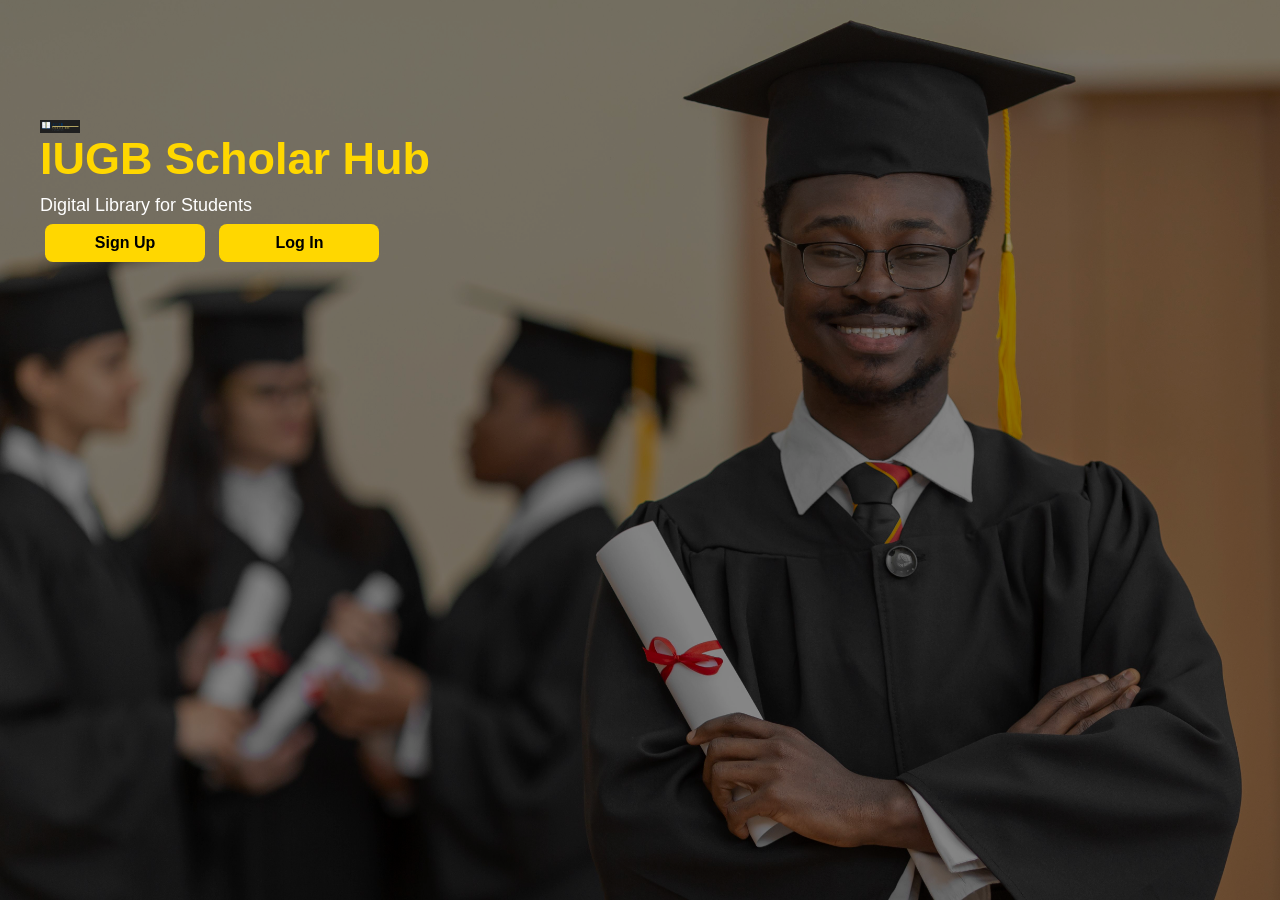
<file: index.html>
<!DOCTYPE html>
<html lang="en">
<head>
    <meta charset="UTF-8">
    <title>IUGB Scholar Hub</title>
    <link rel="stylesheet" href="style.css">
</head>
<body class="index-page">

<div class="container">

    <img src="logo.jpeg" class="logo">

    <h1 class="title">IUGB Scholar Hub</h1>
    <p class="subtitle">Digital Library for Students</p>

    <div>
        <a href="signup.html" class="btn">Sign Up</a>
        <a href="login.html" class="btn">Log In</a>
    </div>

</div>
<script src="script.js"></script>

</body>
</html>
</file>
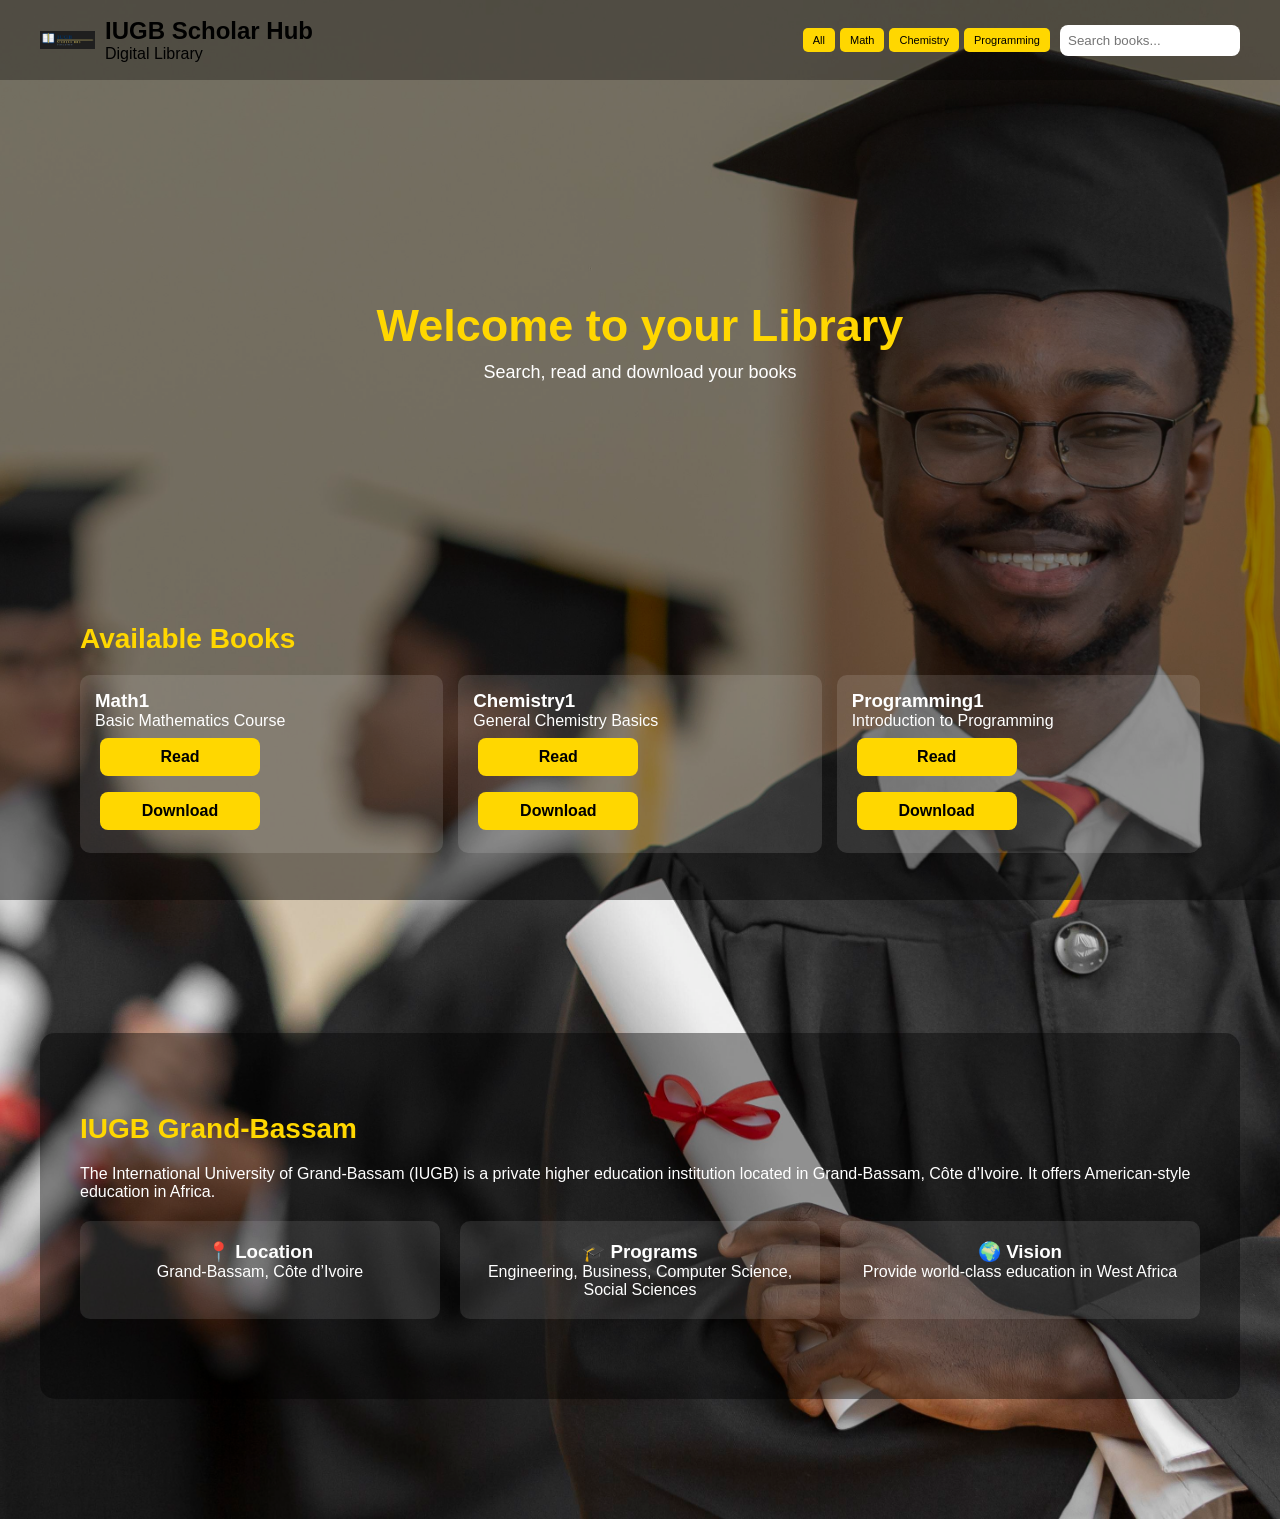
<file: home.html>
<!DOCTYPE html>
<html lang="en">
<head>
    <meta charset="UTF-8">
    <title>IUGB Scholar Hub - Home</title>
    <link rel="stylesheet" href="style.css">
</head>

<body class="home-page">

<!-- ================= HEADER ================= -->
<div class="header">

    <div class="left">
        <img src="logo.jpeg" class="logo-small">

        <div>
            <h2>IUGB Scholar Hub</h2>
            <p>Digital Library</p>
        </div>
    </div>

    <div class="right">

        <div class="categories-top">
            <button class="cat-btn" onclick="filterCategory('all')">All</button>
            <button class="cat-btn" onclick="filterCategory('math')">Math</button>
            <button class="cat-btn" onclick="filterCategory('chemistry')">Chemistry</button>
            <button class="cat-btn" onclick="filterCategory('it')">Programming</button>
        </div>

        <input type="text" id="searchInput" class="search" placeholder="Search books...">

    </div>
</div>

<!-- ================= PAGE CONTENT ================= -->
<div class="container">

    <!-- HERO -->
    <section class="hero">
        <h1 class="title">Welcome to your Library</h1>
        <p class="subtitle">Search, read and download your books</p>
    </section>

    <!-- BOOKS -->
    <section id="books" class="books-section">

        <h2 class="section-title">Available Books</h2>

        <div class="books">

            <div class="book" data-category="math">
                <h3>Math1</h3>
                <p>Basic Mathematics Course</p>
                <a href="math1.pdf" class="btn">Read</a>
                <a href="math1.pdf" download class="btn">Download</a>
            </div>

            <div class="book" data-category="chemistry">
                <h3>Chemistry1</h3>
                <p>General Chemistry Basics</p>
                <a href="chemistry1.pdf" class="btn">Read</a>
                <a href="chemistry1.pdf" download class="btn">Download</a>
            </div>

            <div class="book" data-category="it">
                <h3>Programming1</h3>
                <p>Introduction to Programming</p>
                <a href="programming1.pdf" class="btn">Read</a>
                <a href="programming1.pdf" download class="btn">Download</a>
            </div>

        </div>
    </section>

    <!-- ================= IUGB INFO SECTION (BOTTOM) ================= -->
    <section id="iugb" class="iugb-section">

        <h2 class="section-title">IUGB Grand-Bassam</h2>

        <p>
            The International University of Grand-Bassam (IUGB) is a private higher education institution
            located in Grand-Bassam, Côte d’Ivoire. It offers American-style education in Africa.
        </p>

        <div class="iugb-grid">

            <div class="info-box">
                <h3>📍 Location</h3>
                <p>Grand-Bassam, Côte d’Ivoire</p>
            </div>

            <div class="info-box">
                <h3>🎓 Programs</h3>
                <p>Engineering, Business, Computer Science, Social Sciences</p>
            </div>

            <div class="info-box">
                <h3>🌍 Vision</h3>
                <p>Provide world-class education in West Africa</p>
            </div>

        </div>

    </section>

</div>

<!-- ================= SCRIPT ================= -->
<script>

// SEARCH
document.getElementById("searchInput").addEventListener("keyup", function () {
    let value = this.value.toLowerCase();

    document.querySelectorAll(".book").forEach(book => {
        let title = book.querySelector("h3").innerText.toLowerCase();
        book.style.display = title.includes(value) ? "block" : "none";
    });
});

// FILTER
function filterCategory(cat) {
    document.querySelectorAll(".book").forEach(book => {
        book.style.display =
            (cat === "all" || book.dataset.category === cat)
            ? "block"
            : "none";
    });
}

</script>

</body>
</html>
</file>
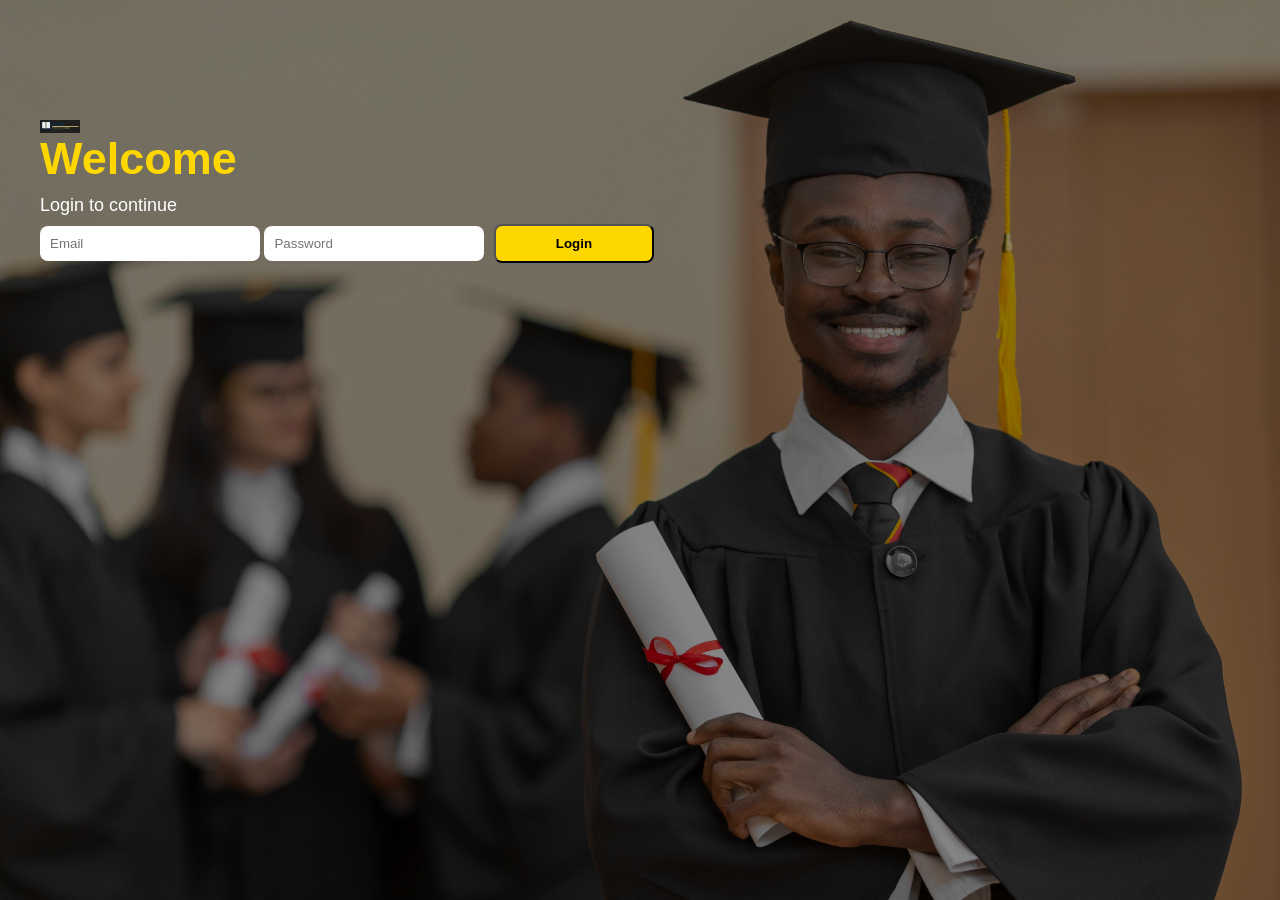
<file: login.html>
<!DOCTYPE html>
<html lang="en">
<head>
    <meta charset="UTF-8">
    <title>Login</title>
    <link rel="stylesheet" href="style.css">
    <script src="script.js"></script>
</head>
<body class="login-page">

<div class="container">

    <img src="logo.jpeg" class="logo">

    <h1 class="title">Welcome</h1>
    <p class="subtitle">Login to continue</p>

    <form onsubmit="login(event)">

        <input type="email" placeholder="Email" class="input" required>
        <input type="password" placeholder="Password" class="input" required>

        <button class="btn">Login</button>

    </form>
    <script src="script.js"></script>

</div>
<script src="script.js"></script>

</body>
</html>
</file>
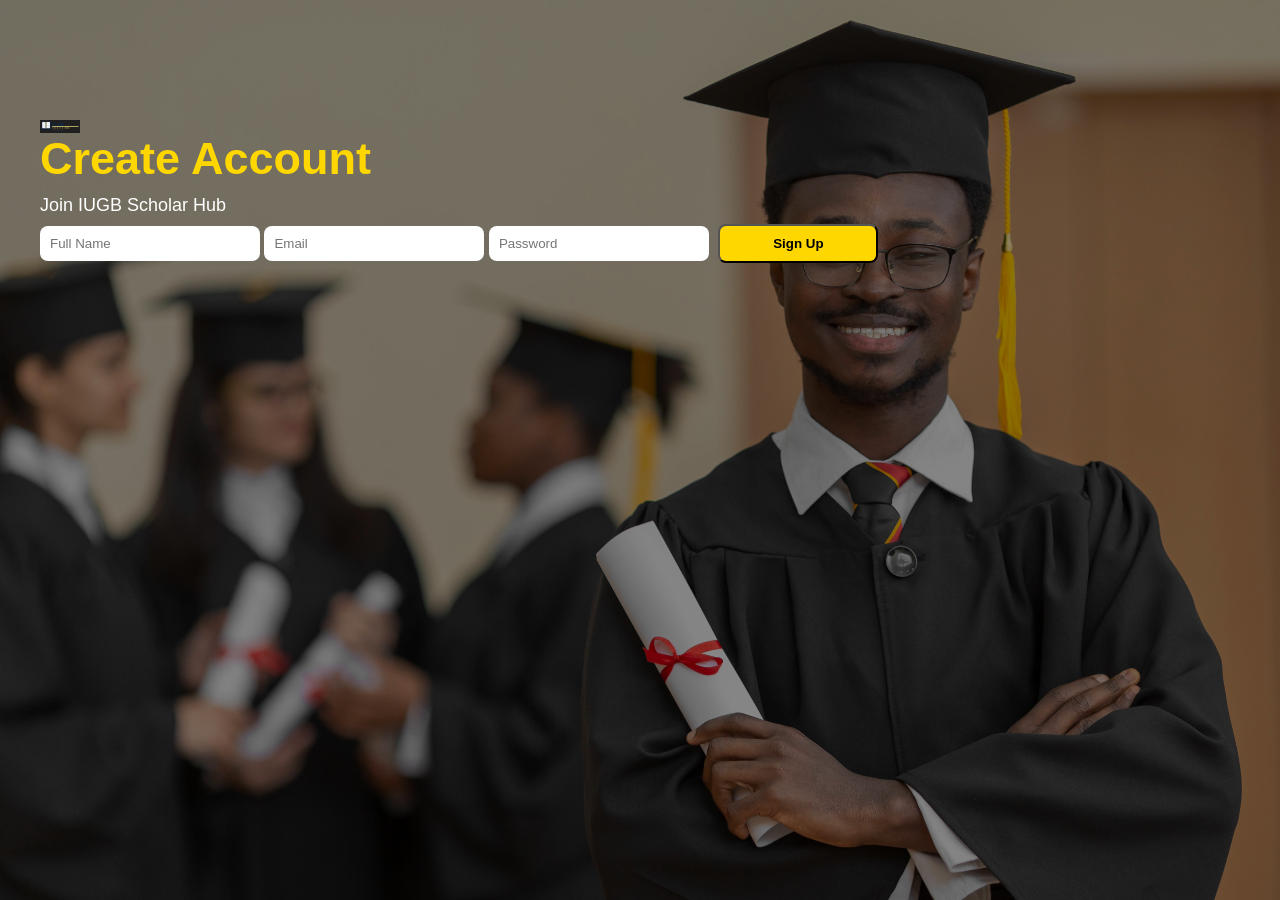
<file: signup.html>
<!DOCTYPE html>
<html lang="en">
<head>
    <meta charset="UTF-8">
    <title>Sign Up</title>
    <link rel="stylesheet" href="style.css">
    <script src="script.js"></script>
</head>
<body class="signup-page">

<div class="container">

    <img src="logo.jpeg" class="logo">

    <h1 class="title">Create Account</h1>
    <p class="subtitle">Join IUGB Scholar Hub</p>

    <form onsubmit="signup(event)">

        <input type="text" placeholder="Full Name" class="input" required>
        <input type="email" placeholder="Email" class="input" required>
        <input type="password" placeholder="Password" class="input" required>

        <button class="btn">Sign Up</button>

    </form>
    <script src="script.js"></script>

</div>
<script src="script.js"></script>

</body>
</html>
</file>
<file: style.css>
* {
    margin: 0;
    padding: 0;
    box-sizing: border-box;
    font-family: Arial, sans-serif;
}

/* ================= BACKGROUND ================= */
.index-page,
.login-page,
.signup-page,
.home-page {
    background: url("background.jpg") no-repeat center center/cover;
    background-size: cover;
    background-position: center;
    min-height: 100vh;
}

/* overlay sombre */
body::before {
    content: "";
    position: fixed;
    inset: 0;
    background: rgba(0,0,0,0.45);
    z-index: -1;
}

/* ================= GLOBAL CONTAINER ================= */
.container {
    padding: 120px 40px;
    color: white;
}

/* ================= SCROLL ================= */
html {
    scroll-behavior: smooth;
}

/* ================= HEADER ================= */
.header {
    position: fixed;
    top: 0;
    left: 0;
    width: 100%;
    height: 80px;
    display: flex;
    justify-content: space-between;
    align-items: center;
    padding: 10px 40px;
    background: rgba(0,0,0,0.3);
    z-index: 100;
}

/* LEFT HEADER */
.left {
    display: flex;
    align-items: center;
    gap: 10px;
}

/* RIGHT HEADER */
.right {
    display: flex;
    align-items: center;
    gap: 10px;
}

/* ================= LOGO ================= */
.logo {
    width: 40px;
    height: auto;
    display: block;
}

.logo-small {
    width: 55px;
}

/* ================= TITLES ================= */
.title {
    font-size: 45px;
    color: #FFD700;
}

.subtitle {
    margin-top: 10px;
    font-size: 18px;
}

/* ================= BUTTONS ================= */
.btn {
    display: inline-block;
    width: 160px;
    padding: 10px;
    margin: 8px 5px;
    background: #FFD700;
    color: black;
    text-align: center;
    text-decoration: none;
    border-radius: 8px;
    font-weight: bold;
    transition: 0.3s;
}

.btn:hover {
    background: #ffcc00;
}

/* ================= INPUT ================= */
.input {
    width: 220px;
    padding: 10px;
    margin: 8px 0;
    border: none;
    border-radius: 8px;
}

/* ================= SEARCH ================= */
.search {
    width: 180px;
    padding: 8px;
    border-radius: 8px;
    border: none;
}

/* ================= CATEGORIES ================= */
.categories-top {
    display: flex;
    gap: 5px;
}

.cat-btn {
    padding: 6px 10px;
    border: none;
    background: #FFD700;
    border-radius: 5px;
    font-size: 11px;
    cursor: pointer;
}

/* ================= BOOKS ================= */
.books {
    display: grid;
    grid-template-columns: repeat(auto-fit, minmax(180px, 1fr));
    gap: 15px;
    margin-top: 20px;
}

.book {
    background: rgba(255,255,255,0.12);
    padding: 15px;
    border-radius: 10px;
    transition: 0.3s;
}

.book:hover {
    transform: translateY(-5px);
}

/* ================= SECTIONS ================= */
section {
    padding: 80px 40px;
}

/* HERO SECTION */
.hero {
    text-align: center;
    margin-top: 100px;
}

/* BOOKS SECTION */
.books-section {
    margin-top: 80px;
}

/* SECTION TITLES */
.section-title {
    font-size: 28px;
    color: #FFD700;
    margin-bottom: 20px;
}

/* ================= IUGB SECTION ================= */
.iugb-section {
    margin-top: 100px;
    background: rgba(0,0,0,0.4);
    padding: 80px 40px;
    border-radius: 15px;
    color: white;
}

.iugb-grid {
    display: grid;
    grid-template-columns: repeat(auto-fit, minmax(200px, 1fr));
    gap: 20px;
    margin-top: 20px;
}

.info-box {
    background: rgba(255,255,255,0.1);
    padding: 20px;
    border-radius: 10px;
    text-align: center;
}
</file>
